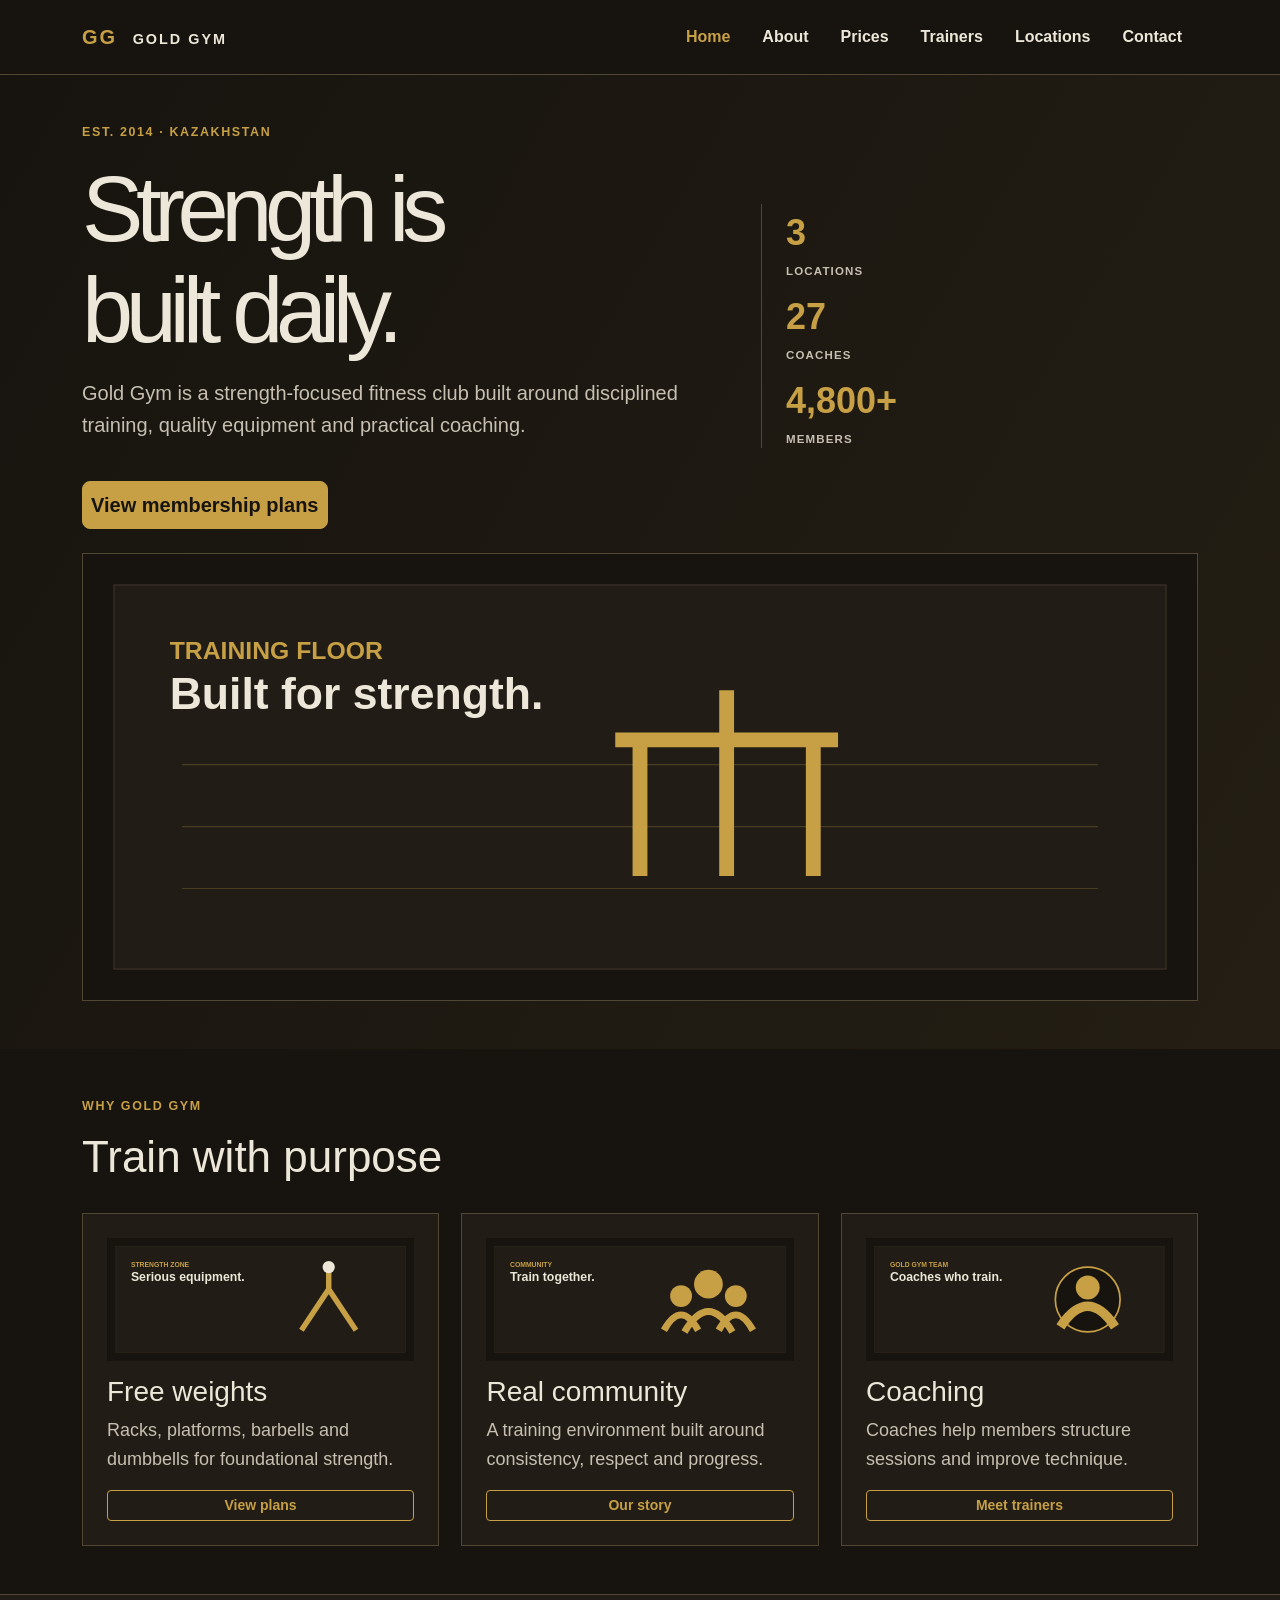
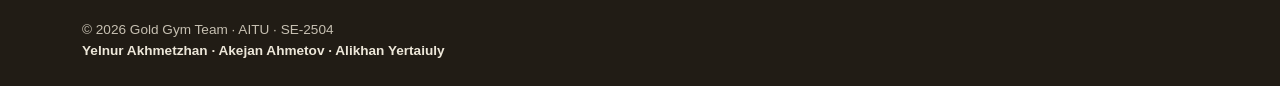
<file: index.html>
<!doctype html>
<html lang="en">
  <head>
    <!-- Team: Yelnur Akhmetzhan, Akejan Ahmetov, Alikhan Yertaiuly | SE-2504 -->
    <meta charset="UTF-8" />
    <meta name="viewport" content="width=device-width, initial-scale=1" />
    <meta name="description" content="Gold Gym student project" />
    <title>Home | Gold Gym</title>
    <link
      href="https://cdn.jsdelivr.net/npm/bootstrap@5.3.3/dist/css/bootstrap.min.css"
      rel="stylesheet"
      integrity="sha384-QWTKZyjpPEjISv5WaRU9OFeRpok6YctnYmDr5pNlyT2bRjXh0JMhjY6hW+ALEwIH"
      crossorigin="anonymous"
    />
    <link rel="stylesheet" href="css/styles.css" />
  </head>
  <body>
    <header class="site-header sticky-top">
      <nav class="navbar navbar-expand-lg navbar-dark bg-dark py-3" aria-label="Primary navigation">
        <div class="container">
          <a class="navbar-brand logo" href="index.html">GG <span class="ms-2">GOLD GYM</span></a>
          <button
            class="navbar-toggler"
            type="button"
            data-bs-toggle="collapse"
            data-bs-target="#main-nav"
            aria-controls="main-nav"
            aria-expanded="false"
            aria-label="Toggle navigation"
          >
            <span class="navbar-toggler-icon"></span>
          </button>
          <div class="collapse navbar-collapse" id="main-nav">
            <ul class="navbar-nav ms-auto">
              <li class="nav-item">
                <a class="nav-link fw-bold px-lg-3 active" aria-current="page" href="index.html">Home</a>
              </li>
              <li class="nav-item"><a class="nav-link fw-bold px-lg-3" href="about.html">About</a></li>
              <li class="nav-item"><a class="nav-link fw-bold px-lg-3" href="prices.html">Prices</a></li>
              <li class="nav-item"><a class="nav-link fw-bold px-lg-3" href="trainers.html">Trainers</a></li>
              <li class="nav-item">
                <a class="nav-link fw-bold px-lg-3" href="locations.html">Locations</a>
              </li>
              <li class="nav-item"><a class="nav-link fw-bold px-lg-3" href="contact.html">Contact</a></li>
            </ul>
          </div>
        </div>
      </nav>
    </header>
    <main>
      <section class="hero pt-5 pb-4 pb-lg-5">
        <div class="container">
          <div class="row align-items-center g-4 g-sm-5">
            <div class="col-sm-12 col-md-8 col-lg-7">
              <p class="eyebrow">EST. 2014 · KAZAKHSTAN</p>
              <h1 class="mt-2 mb-3">Strength is<br />built daily.</h1>
              <p class="lead">
                Gold Gym is a strength-focused fitness club built around disciplined training, quality
                equipment and practical coaching.
              </p>
              <a class="btn btn-gold btn-lg mt-lg-4 px-sm-2" href="prices.html">View membership plans</a>
            </div>
            <div class="col-sm-12 col-md-4 col-lg-5">
              <div class="stats ps-lg-4 pt-3 pt-lg-0">
                <b class="my-2">3<em>locations</em></b
                ><b class="my-2">27<em>coaches</em></b
                ><b class="my-2">4,800+<em>members</em></b>
              </div>
            </div>
          </div>
          <img class="wide mt-4" src="images/gym-floor.svg" alt="Gold Gym training floor illustration" />
        </div>
      </section>
      <section class="container py-5">
        <p class="eyebrow">WHY GOLD GYM</p>
        <h2>Train with purpose</h2>
        <div class="responsive-card-group">
          <article>
            <img src="images/strength.svg" alt="Strength equipment illustration" />
            <h3>Free weights</h3>
            <p>Racks, platforms, barbells and dumbbells for foundational strength.</p>
            <a class="btn btn-outline-gold btn-sm mt-auto" href="prices.html">View plans</a>
          </article>
          <article>
            <img src="images/community.svg" alt="Gym community illustration" />
            <h3>Real community</h3>
            <p>A training environment built around consistency, respect and progress.</p>
            <a class="btn btn-outline-gold btn-sm mt-auto" href="about.html">Our story</a>
          </article>
          <article>
            <img src="images/team.svg" alt="Gold Gym team illustration" />
            <h3>Coaching</h3>
            <p>Coaches help members structure sessions and improve technique.</p>
            <a class="btn btn-outline-gold btn-sm mt-auto" href="trainers.html">Meet trainers</a>
          </article>
        </div>
      </section>
    </main>
    <footer class="py-4">
      <div class="container">
        © 2026 Gold Gym Team · AITU · SE-2504<br /><strong
          >Yelnur Akhmetzhan · Akejan Ahmetov · Alikhan Yertaiuly</strong
        >
      </div>
    </footer>
    <script
      src="https://cdn.jsdelivr.net/npm/bootstrap@5.3.3/dist/js/bootstrap.bundle.min.js"
      integrity="sha384-YvpcrYf0tY3lHB60NNkmXc5s9fDVZLESaAA55NDzOxhy9GkcIdslK1eN7N6jIeHz"
      crossorigin="anonymous"
    ></script>
  </body>
</html>
</file>
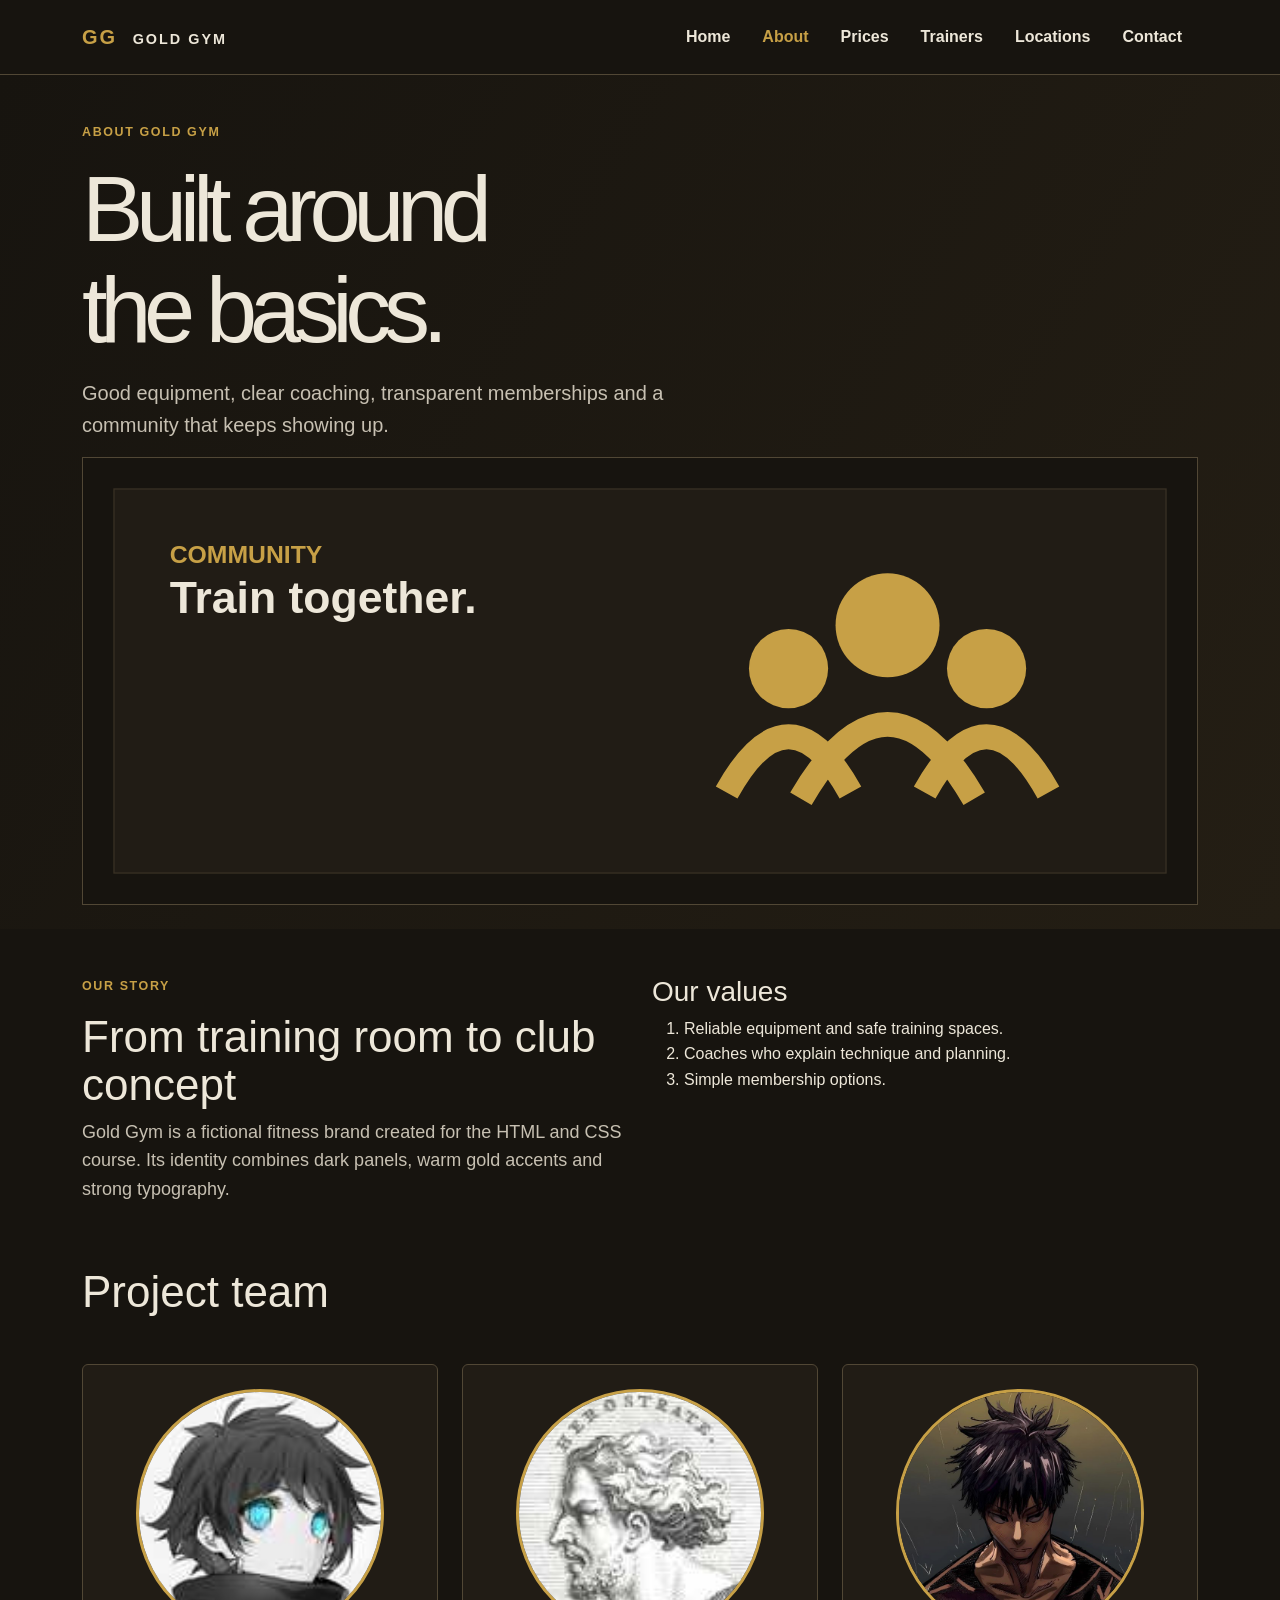
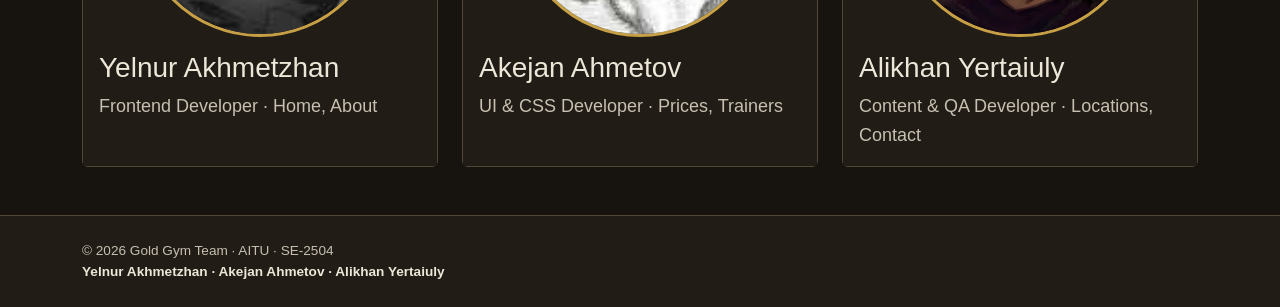
<file: about.html>
<!doctype html>
<html lang="en">
  <head>
    <!-- Team: Yelnur Akhmetzhan, Akejan Ahmetov, Alikhan Yertaiuly | SE-2504 -->
    <meta charset="UTF-8" />
    <meta name="viewport" content="width=device-width, initial-scale=1" />
    <meta name="description" content="Gold Gym student project" />
    <title>About | Gold Gym</title>
    <link
      href="https://cdn.jsdelivr.net/npm/bootstrap@5.3.3/dist/css/bootstrap.min.css"
      rel="stylesheet"
      integrity="sha384-QWTKZyjpPEjISv5WaRU9OFeRpok6YctnYmDr5pNlyT2bRjXh0JMhjY6hW+ALEwIH"
      crossorigin="anonymous"
    />
    <link rel="stylesheet" href="css/styles.css" />
  </head>
  <body>
    <header class="site-header sticky-top">
      <nav class="navbar navbar-expand-lg navbar-dark bg-dark py-3" aria-label="Primary navigation">
        <div class="container">
          <a class="navbar-brand logo" href="index.html">GG <span class="ms-2">GOLD GYM</span></a>
          <button
            class="navbar-toggler"
            type="button"
            data-bs-toggle="collapse"
            data-bs-target="#main-nav"
            aria-controls="main-nav"
            aria-expanded="false"
            aria-label="Toggle navigation"
          >
            <span class="navbar-toggler-icon"></span>
          </button>
          <div class="collapse navbar-collapse" id="main-nav">
            <ul class="navbar-nav ms-auto">
              <li class="nav-item"><a class="nav-link fw-bold px-lg-3" href="index.html">Home</a></li>
              <li class="nav-item">
                <a class="nav-link fw-bold px-lg-3 active" aria-current="page" href="about.html">About</a>
              </li>
              <li class="nav-item"><a class="nav-link fw-bold px-lg-3" href="prices.html">Prices</a></li>
              <li class="nav-item"><a class="nav-link fw-bold px-lg-3" href="trainers.html">Trainers</a></li>
              <li class="nav-item">
                <a class="nav-link fw-bold px-lg-3" href="locations.html">Locations</a>
              </li>
              <li class="nav-item"><a class="nav-link fw-bold px-lg-3" href="contact.html">Contact</a></li>
            </ul>
          </div>
        </div>
      </nav>
    </header>
    <main>
      <section class="hero compact pt-5 pb-4">
        <div class="container">
          <p class="eyebrow">ABOUT GOLD GYM</p>
          <h1 class="mt-2 mb-3">Built around<br />the basics.</h1>
          <p class="lead">
            Good equipment, clear coaching, transparent memberships and a community that keeps showing up.
          </p>
          <img class="wide" src="images/community.svg" alt="Gold Gym community illustration" />
        </div>
      </section>
      <section class="container py-5">
        <div class="row g-4 align-items-start">
          <div class="col-sm-12 col-md-6 col-lg-6">
            <p class="eyebrow">OUR STORY</p>
            <h2>From training room to club concept</h2>
            <p>
              Gold Gym is a fictional fitness brand created for the HTML and CSS course. Its identity combines
              dark panels, warm gold accents and strong typography.
            </p>
          </div>
          <div class="col-sm-12 col-md-6 col-lg-6">
            <h3>Our values</h3>
            <ol>
              <li>Reliable equipment and safe training spaces.</li>
              <li>Coaches who explain technique and planning.</li>
              <li>Simple membership options.</li>
            </ol>
          </div>
        </div>
        <h2 class="mt-5">Project team</h2>
        <div class="row row-cols-1 row-cols-md-3 g-4 mt-lg-4">
          <div class="col">
            <article class="card gym-card h-100">
              <img src="images/yelnur.jpg" class="card-img-top round mt-4 mx-auto" alt="Yelnur Akhmetzhan" />
              <div class="card-body">
                <h3 class="card-title">Yelnur Akhmetzhan</h3>
                <p class="card-text">Frontend Developer · Home, About</p>
              </div>
            </article>
          </div>
          <div class="col">
            <article class="card gym-card h-100">
              <img src="images/akejan.jpg" class="card-img-top round mt-4 mx-auto" alt="Akejan Ahmetov" />
              <div class="card-body">
                <h3 class="card-title">Akejan Ahmetov</h3>
                <p class="card-text">UI & CSS Developer · Prices, Trainers</p>
              </div>
            </article>
          </div>
          <div class="col">
            <article class="card gym-card h-100">
              <img src="images/alikhan.jpg" class="card-img-top round mt-4 mx-auto" alt="Alikhan Yertaiuly" />
              <div class="card-body">
                <h3 class="card-title">Alikhan Yertaiuly</h3>
                <p class="card-text">Content & QA Developer · Locations, Contact</p>
              </div>
            </article>
          </div>
        </div>
      </section>
    </main>
    <footer class="py-4">
      <div class="container">
        © 2026 Gold Gym Team · AITU · SE-2504<br /><strong
          >Yelnur Akhmetzhan · Akejan Ahmetov · Alikhan Yertaiuly</strong
        >
      </div>
    </footer>
    <script
      src="https://cdn.jsdelivr.net/npm/bootstrap@5.3.3/dist/js/bootstrap.bundle.min.js"
      integrity="sha384-YvpcrYf0tY3lHB60NNkmXc5s9fDVZLESaAA55NDzOxhy9GkcIdslK1eN7N6jIeHz"
      crossorigin="anonymous"
    ></script>
  </body>
</html>
</file>
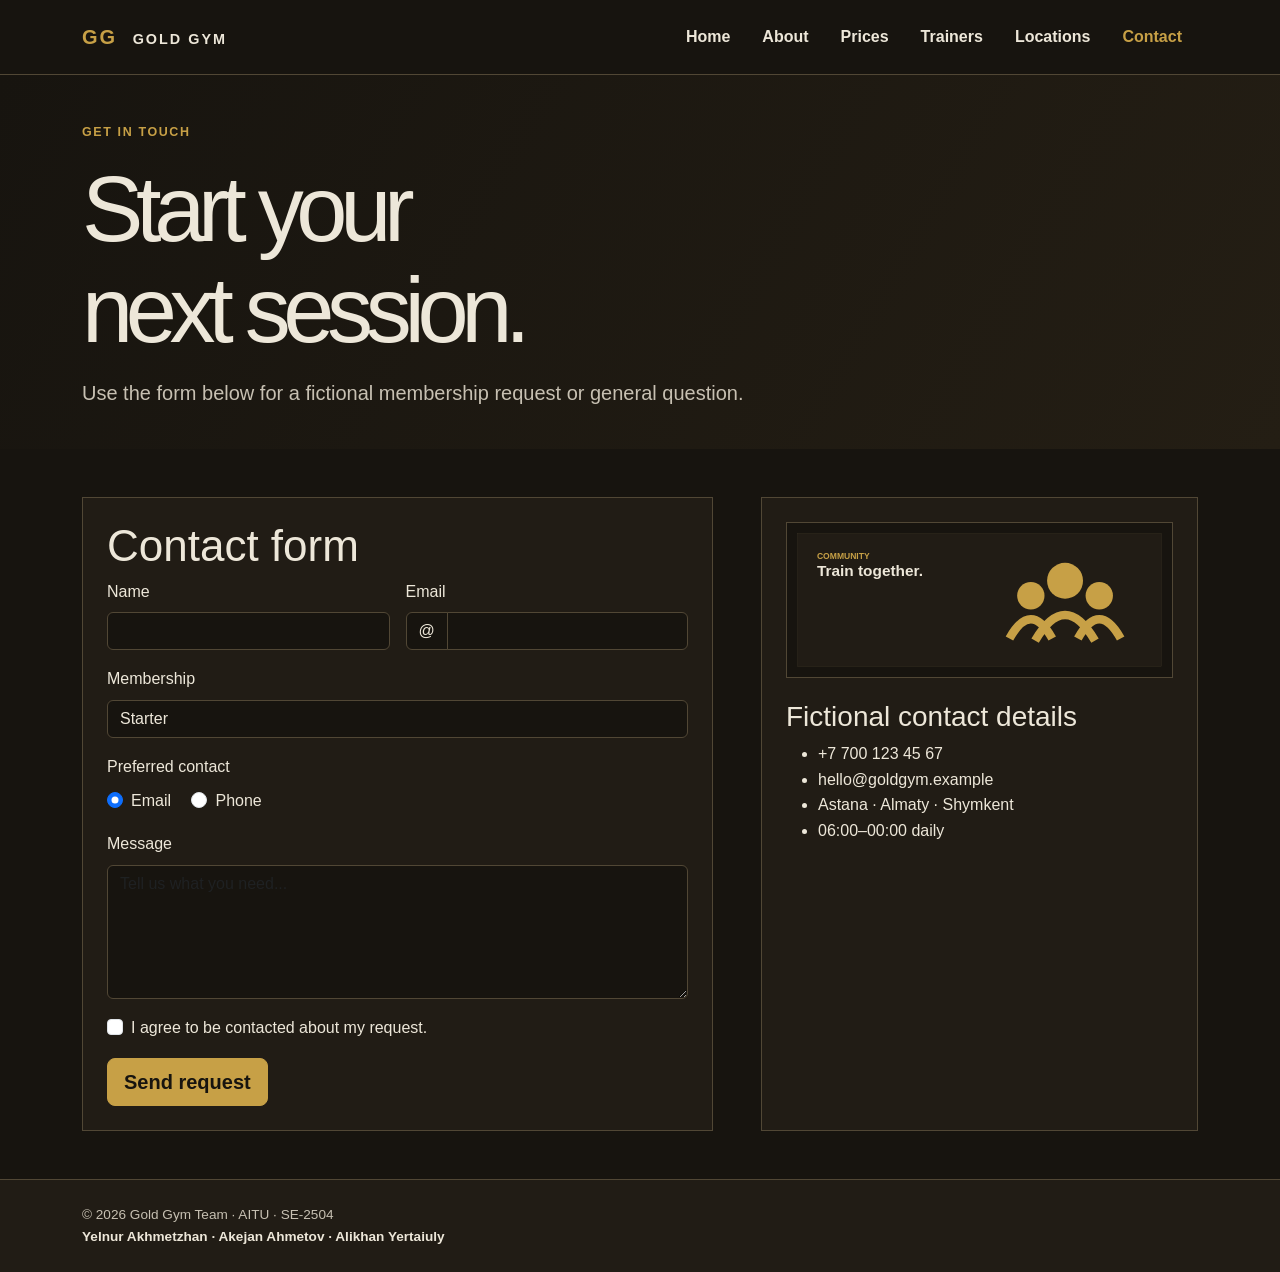
<file: contact.html>
<!doctype html>
<html lang="en">
  <head>
    <!-- Team: Yelnur Akhmetzhan, Akejan Ahmetov, Alikhan Yertaiuly | SE-2504 -->
    <meta charset="UTF-8" />
    <meta name="viewport" content="width=device-width, initial-scale=1" />
    <meta name="description" content="Gold Gym student project" />
    <title>Contact | Gold Gym</title>
    <link
      href="https://cdn.jsdelivr.net/npm/bootstrap@5.3.3/dist/css/bootstrap.min.css"
      rel="stylesheet"
      integrity="sha384-QWTKZyjpPEjISv5WaRU9OFeRpok6YctnYmDr5pNlyT2bRjXh0JMhjY6hW+ALEwIH"
      crossorigin="anonymous"
    />
    <link rel="stylesheet" href="css/styles.css" />
  </head>
  <body>
    <header class="site-header sticky-top">
      <nav class="navbar navbar-expand-lg navbar-dark bg-dark py-3" aria-label="Primary navigation">
        <div class="container">
          <a class="navbar-brand logo" href="index.html">GG <span class="ms-2">GOLD GYM</span></a>
          <button
            class="navbar-toggler"
            type="button"
            data-bs-toggle="collapse"
            data-bs-target="#main-nav"
            aria-controls="main-nav"
            aria-expanded="false"
            aria-label="Toggle navigation"
          >
            <span class="navbar-toggler-icon"></span>
          </button>
          <div class="collapse navbar-collapse" id="main-nav">
            <ul class="navbar-nav ms-auto">
              <li class="nav-item"><a class="nav-link fw-bold px-lg-3" href="index.html">Home</a></li>
              <li class="nav-item"><a class="nav-link fw-bold px-lg-3" href="about.html">About</a></li>
              <li class="nav-item"><a class="nav-link fw-bold px-lg-3" href="prices.html">Prices</a></li>
              <li class="nav-item"><a class="nav-link fw-bold px-lg-3" href="trainers.html">Trainers</a></li>
              <li class="nav-item">
                <a class="nav-link fw-bold px-lg-3" href="locations.html">Locations</a>
              </li>
              <li class="nav-item">
                <a class="nav-link fw-bold px-lg-3 active" aria-current="page" href="contact.html">Contact</a>
              </li>
            </ul>
          </div>
        </div>
      </nav>
    </header>
    <main>
      <section class="hero compact pt-5 pb-4">
        <div class="container">
          <p class="eyebrow">GET IN TOUCH</p>
          <h1 class="mt-2 mb-3">Start your<br />next session.</h1>
          <p class="lead">Use the form below for a fictional membership request or general question.</p>
        </div>
      </section>
      <section class="container py-5">
        <div class="row g-4 g-sm-5">
          <div class="col-sm-12 col-md-7 col-lg-7">
            <form class="contact-form p-4" action="#" method="post">
              <h2>Contact form</h2>
              <div class="row g-3">
                <div class="col-md-6">
                  <label class="form-label" for="name">Name</label
                  ><input class="form-control" id="name" name="name" type="text" required />
                </div>
                <div class="col-md-6">
                  <label class="form-label" for="email">Email</label>
                  <div class="input-group">
                    <span class="input-group-text">@</span
                    ><input class="form-control" id="email" name="email" type="email" required />
                  </div>
                </div>
                <div class="col-12">
                  <label class="form-label" for="plan">Membership</label
                  ><select class="form-select" id="plan" name="plan">
                    <option>Starter</option>
                    <option>Standard</option>
                    <option>Performance</option>
                  </select>
                </div>
                <fieldset class="col-12">
                  <legend class="fs-6">Preferred contact</legend>
                  <div class="form-check form-check-inline">
                    <input
                      class="form-check-input"
                      type="radio"
                      name="contact"
                      id="email-contact"
                      value="email"
                      checked
                    /><label class="form-check-label" for="email-contact">Email</label>
                  </div>
                  <div class="form-check form-check-inline">
                    <input
                      class="form-check-input"
                      type="radio"
                      name="contact"
                      id="phone-contact"
                      value="phone"
                    /><label class="form-check-label" for="phone-contact">Phone</label>
                  </div>
                </fieldset>
                <div class="col-12">
                  <label class="form-label" for="message">Message</label
                  ><textarea
                    class="form-control"
                    id="message"
                    name="message"
                    rows="5"
                    placeholder="Tell us what you need..."
                  ></textarea>
                </div>
                <div class="col-12">
                  <div class="form-check">
                    <input
                      class="form-check-input"
                      type="checkbox"
                      id="consent"
                      name="consent"
                      required
                    /><label class="form-check-label" for="consent"
                      >I agree to be contacted about my request.</label
                    >
                  </div>
                </div>
                <div class="col-12">
                  <button class="btn btn-gold btn-lg" type="submit">Send request</button>
                </div>
              </div>
            </form>
          </div>
          <aside class="col-sm-12 col-md-5 col-lg-5">
            <div class="location-panel p-4 h-100">
              <img class="wide mt-0" src="images/community.svg" alt="Gold Gym contact illustration" />
              <h2 class="h3 mt-4">Fictional contact details</h2>
              <ul>
                <li>+7 700 123 45 67</li>
                <li>hello@goldgym.example</li>
                <li>Astana · Almaty · Shymkent</li>
                <li>06:00–00:00 daily</li>
              </ul>
            </div>
          </aside>
        </div>
      </section>
    </main>
    <footer class="py-4">
      <div class="container">
        © 2026 Gold Gym Team · AITU · SE-2504<br /><strong
          >Yelnur Akhmetzhan · Akejan Ahmetov · Alikhan Yertaiuly</strong
        >
      </div>
    </footer>
    <script
      src="https://cdn.jsdelivr.net/npm/bootstrap@5.3.3/dist/js/bootstrap.bundle.min.js"
      integrity="sha384-YvpcrYf0tY3lHB60NNkmXc5s9fDVZLESaAA55NDzOxhy9GkcIdslK1eN7N6jIeHz"
      crossorigin="anonymous"
    ></script>
  </body>
</html>
</file>
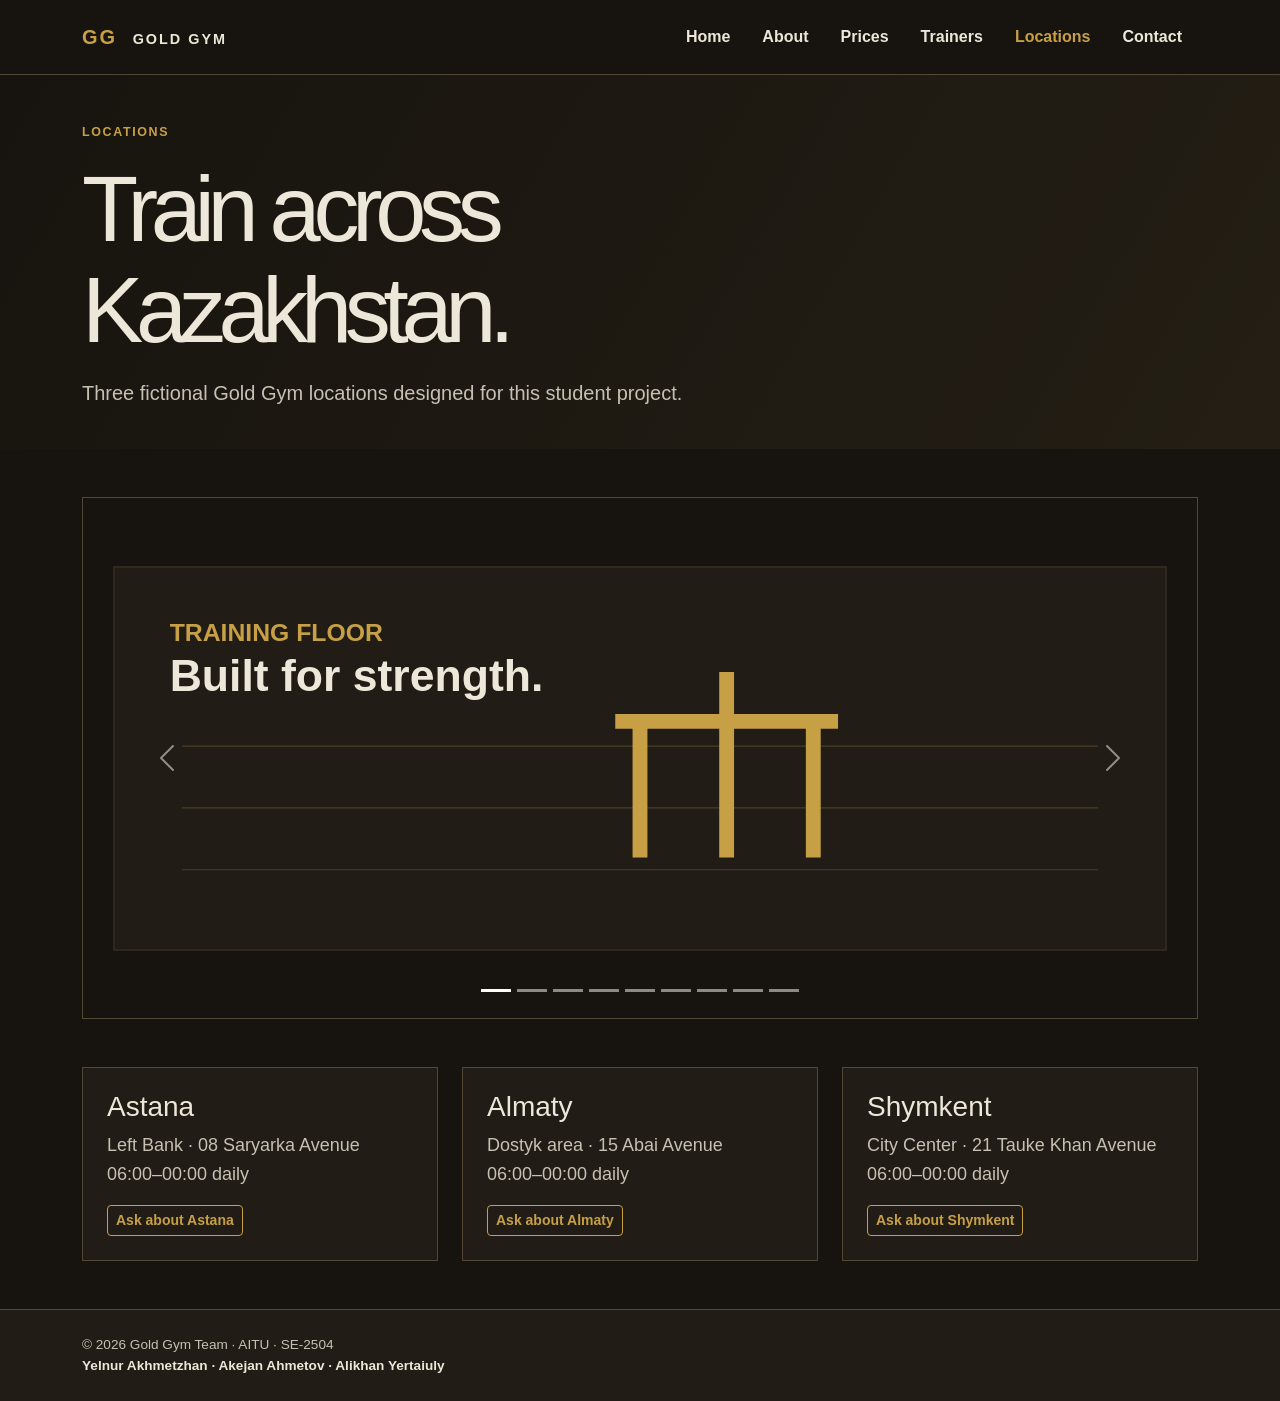
<file: locations.html>
<!doctype html>
<html lang="en">
  <head>
    <!-- Team: Yelnur Akhmetzhan, Akejan Ahmetov, Alikhan Yertaiuly | SE-2504 -->
    <meta charset="UTF-8" />
    <meta name="viewport" content="width=device-width, initial-scale=1" />
    <meta name="description" content="Gold Gym student project" />
    <title>Locations | Gold Gym</title>
    <link
      href="https://cdn.jsdelivr.net/npm/bootstrap@5.3.3/dist/css/bootstrap.min.css"
      rel="stylesheet"
      integrity="sha384-QWTKZyjpPEjISv5WaRU9OFeRpok6YctnYmDr5pNlyT2bRjXh0JMhjY6hW+ALEwIH"
      crossorigin="anonymous"
    />
    <link rel="stylesheet" href="css/styles.css" />
  </head>
  <body>
    <header class="site-header sticky-top">
      <nav class="navbar navbar-expand-lg navbar-dark bg-dark py-3" aria-label="Primary navigation">
        <div class="container">
          <a class="navbar-brand logo" href="index.html">GG <span class="ms-2">GOLD GYM</span></a>
          <button
            class="navbar-toggler"
            type="button"
            data-bs-toggle="collapse"
            data-bs-target="#main-nav"
            aria-controls="main-nav"
            aria-expanded="false"
            aria-label="Toggle navigation"
          >
            <span class="navbar-toggler-icon"></span>
          </button>
          <div class="collapse navbar-collapse" id="main-nav">
            <ul class="navbar-nav ms-auto">
              <li class="nav-item"><a class="nav-link fw-bold px-lg-3" href="index.html">Home</a></li>
              <li class="nav-item"><a class="nav-link fw-bold px-lg-3" href="about.html">About</a></li>
              <li class="nav-item"><a class="nav-link fw-bold px-lg-3" href="prices.html">Prices</a></li>
              <li class="nav-item"><a class="nav-link fw-bold px-lg-3" href="trainers.html">Trainers</a></li>
              <li class="nav-item">
                <a class="nav-link fw-bold px-lg-3 active" aria-current="page" href="locations.html"
                  >Locations</a
                >
              </li>
              <li class="nav-item"><a class="nav-link fw-bold px-lg-3" href="contact.html">Contact</a></li>
            </ul>
          </div>
        </div>
      </nav>
    </header>
    <main>
      <section class="hero compact pt-5 pb-4">
        <div class="container">
          <p class="eyebrow">LOCATIONS</p>
          <h1 class="mt-2 mb-3">Train across<br />Kazakhstan.</h1>
          <p class="lead">Three fictional Gold Gym locations designed for this student project.</p>
        </div>
      </section>
      <section class="container-fluid px-sm-2 py-5">
        <div class="container">
          <div
            id="gym-gallery"
            class="carousel slide"
            data-bs-ride="carousel"
            aria-roledescription="carousel"
            aria-label="Gold Gym image gallery"
          >
            <div class="carousel-indicators">
              <button
                type="button"
                data-bs-target="#gym-gallery"
                data-bs-slide-to="0"
                class="active"
                aria-current="true"
                aria-label="Slide 1"
              ></button
              ><button
                type="button"
                data-bs-target="#gym-gallery"
                data-bs-slide-to="1"
                aria-label="Slide 2"
              ></button
              ><button
                type="button"
                data-bs-target="#gym-gallery"
                data-bs-slide-to="2"
                aria-label="Slide 3"
              ></button
              ><button
                type="button"
                data-bs-target="#gym-gallery"
                data-bs-slide-to="3"
                aria-label="Slide 4"
              ></button
              ><button
                type="button"
                data-bs-target="#gym-gallery"
                data-bs-slide-to="4"
                aria-label="Slide 5"
              ></button
              ><button
                type="button"
                data-bs-target="#gym-gallery"
                data-bs-slide-to="5"
                aria-label="Slide 6"
              ></button
              ><button
                type="button"
                data-bs-target="#gym-gallery"
                data-bs-slide-to="6"
                aria-label="Slide 7"
              ></button
              ><button
                type="button"
                data-bs-target="#gym-gallery"
                data-bs-slide-to="7"
                aria-label="Slide 8"
              ></button
              ><button
                type="button"
                data-bs-target="#gym-gallery"
                data-bs-slide-to="8"
                aria-label="Slide 9"
              ></button>
            </div>
            <div class="carousel-inner">
              <div class="carousel-item active">
                <img
                  src="images/gym-floor.svg"
                  class="d-block w-100 carousel-image"
                  alt="Gold Gym training floor with racks and platforms"
                />
              </div>
              <div class="carousel-item">
                <img
                  src="images/strength.svg"
                  class="d-block w-100 carousel-image"
                  alt="Strength zone with barbells and dumbbells"
                />
              </div>
              <div class="carousel-item">
                <img
                  src="images/community.svg"
                  class="d-block w-100 carousel-image"
                  alt="Gold Gym members training together"
                />
              </div>
              <div class="carousel-item">
                <img
                  src="images/team.svg"
                  class="d-block w-100 carousel-image"
                  alt="Gold Gym coaching team"
                />
              </div>
              <div class="carousel-item">
                <img
                  src="images/astana.svg"
                  class="d-block w-100 carousel-image"
                  alt="Illustration of the Astana club on the Left Bank"
                />
              </div>
              <div class="carousel-item">
                <img
                  src="images/almaty.svg"
                  class="d-block w-100 carousel-image"
                  alt="Illustration of the Almaty club near Dostyk"
                />
              </div>
              <div class="carousel-item">
                <img
                  src="images/yelnur.jpg"
                  class="d-block w-100 carousel-image"
                  alt="Team member Yelnur Akhmetzhan"
                />
              </div>
              <div class="carousel-item">
                <img
                  src="images/akejan.jpg"
                  class="d-block w-100 carousel-image"
                  alt="Team member Akejan Ahmetov"
                />
              </div>
              <div class="carousel-item">
                <img
                  src="images/alikhan.jpg"
                  class="d-block w-100 carousel-image"
                  alt="Team member Alikhan Yertaiuly"
                />
              </div>
            </div>
            <button
              class="carousel-control-prev"
              type="button"
              data-bs-target="#gym-gallery"
              data-bs-slide="prev"
            >
              <span class="carousel-control-prev-icon" aria-hidden="true"></span
              ><span class="visually-hidden">Previous</span></button
            ><button
              class="carousel-control-next"
              type="button"
              data-bs-target="#gym-gallery"
              data-bs-slide="next"
            >
              <span class="carousel-control-next-icon" aria-hidden="true"></span
              ><span class="visually-hidden">Next</span>
            </button>
          </div>
          <div class="row g-4 mt-lg-4">
            <div class="col-sm-12 col-md-4 col-lg-4">
              <article class="location-panel p-4">
                <h2 class="h3">Astana</h2>
                <p>Left Bank · 08 Saryarka Avenue<br />06:00–00:00 daily</p>
                <a class="btn btn-outline-gold btn-sm" href="contact.html">Ask about Astana</a>
              </article>
            </div>
            <div class="col-sm-12 col-md-4 col-lg-4">
              <article class="location-panel p-4">
                <h2 class="h3">Almaty</h2>
                <p>Dostyk area · 15 Abai Avenue<br />06:00–00:00 daily</p>
                <a class="btn btn-outline-gold btn-sm" href="contact.html">Ask about Almaty</a>
              </article>
            </div>
            <div class="col-sm-12 col-md-4 col-lg-4">
              <article class="location-panel p-4">
                <h2 class="h3">Shymkent</h2>
                <p>City Center · 21 Tauke Khan Avenue<br />06:00–00:00 daily</p>
                <a class="btn btn-outline-gold btn-sm" href="contact.html">Ask about Shymkent</a>
              </article>
            </div>
          </div>
        </div>
      </section>
    </main>
    <footer class="py-4">
      <div class="container">
        © 2026 Gold Gym Team · AITU · SE-2504<br /><strong
          >Yelnur Akhmetzhan · Akejan Ahmetov · Alikhan Yertaiuly</strong
        >
      </div>
    </footer>
    <script
      src="https://cdn.jsdelivr.net/npm/bootstrap@5.3.3/dist/js/bootstrap.bundle.min.js"
      integrity="sha384-YvpcrYf0tY3lHB60NNkmXc5s9fDVZLESaAA55NDzOxhy9GkcIdslK1eN7N6jIeHz"
      crossorigin="anonymous"
    ></script>
  </body>
</html>
</file>
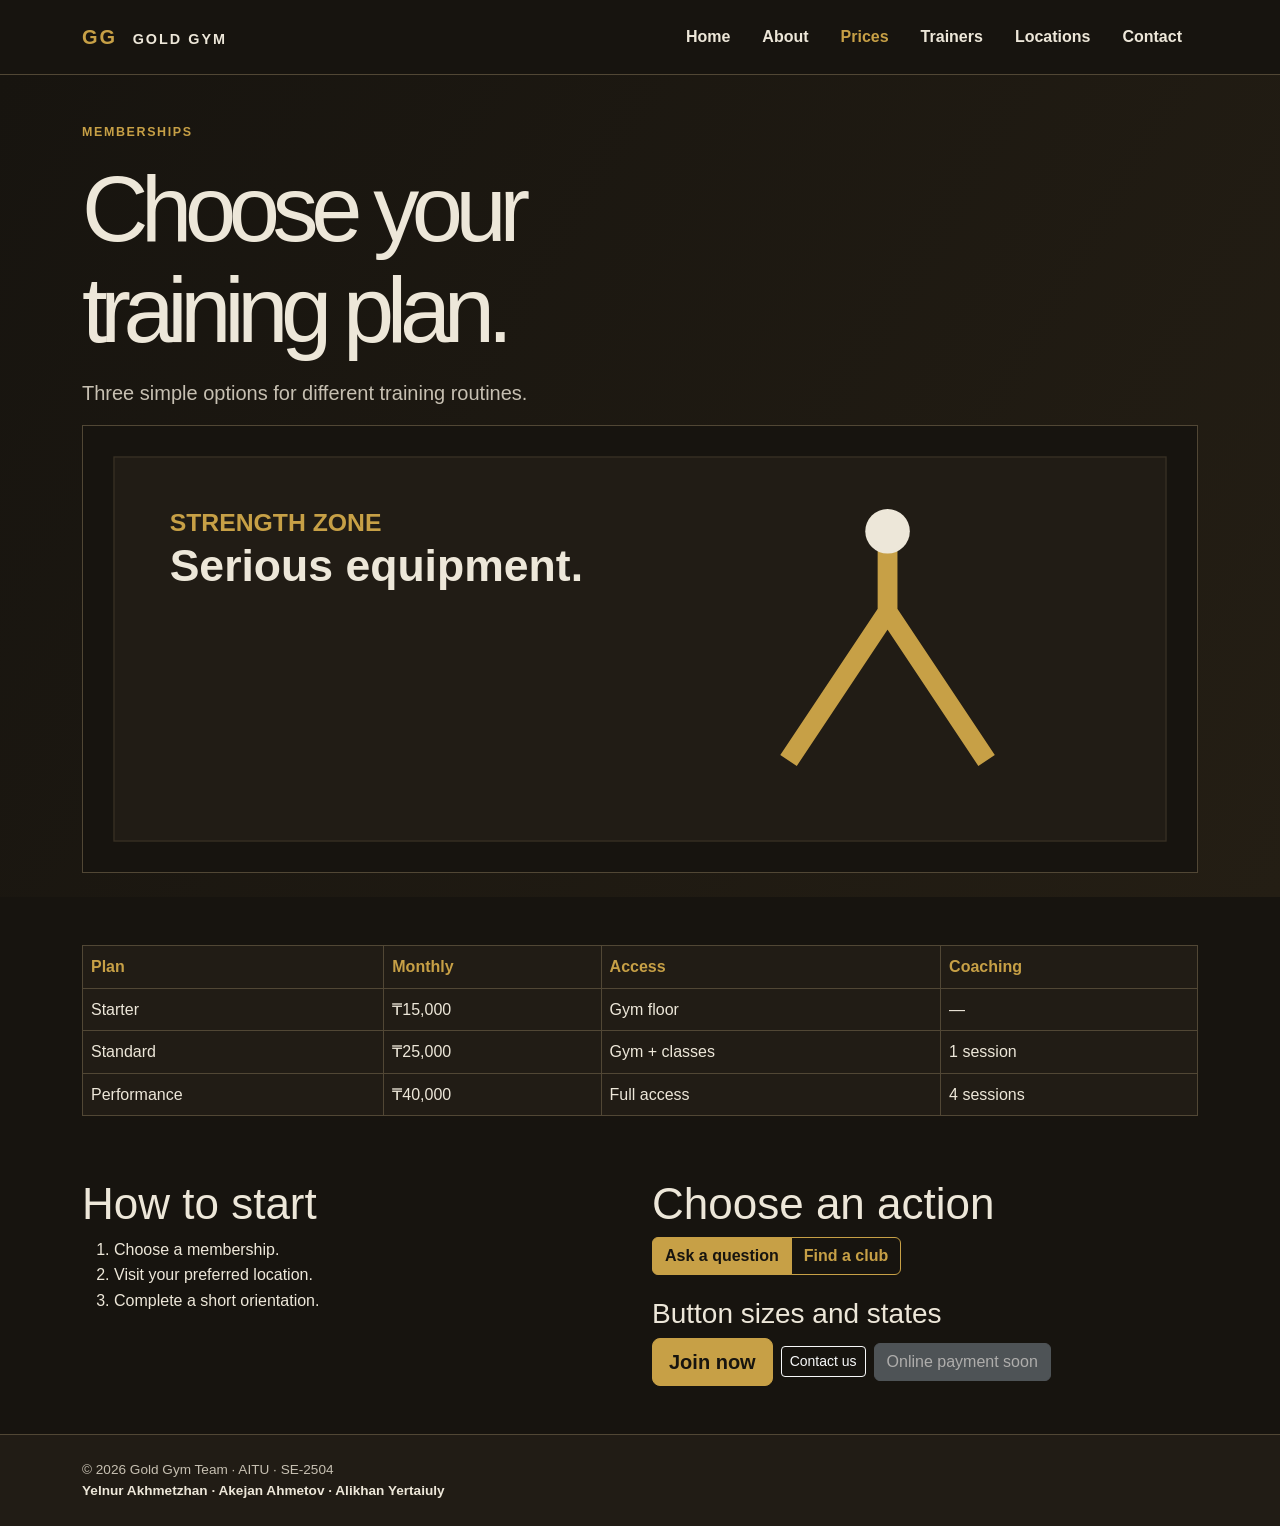
<file: prices.html>
<!doctype html>
<html lang="en">
  <head>
    <!-- Team: Yelnur Akhmetzhan, Akejan Ahmetov, Alikhan Yertaiuly | SE-2504 -->
    <meta charset="UTF-8" />
    <meta name="viewport" content="width=device-width, initial-scale=1" />
    <meta name="description" content="Gold Gym student project" />
    <title>Prices | Gold Gym</title>
    <link
      href="https://cdn.jsdelivr.net/npm/bootstrap@5.3.3/dist/css/bootstrap.min.css"
      rel="stylesheet"
      integrity="sha384-QWTKZyjpPEjISv5WaRU9OFeRpok6YctnYmDr5pNlyT2bRjXh0JMhjY6hW+ALEwIH"
      crossorigin="anonymous"
    />
    <link rel="stylesheet" href="css/styles.css" />
  </head>
  <body>
    <header class="site-header sticky-top">
      <nav class="navbar navbar-expand-lg navbar-dark bg-dark py-3" aria-label="Primary navigation">
        <div class="container">
          <a class="navbar-brand logo" href="index.html">GG <span class="ms-2">GOLD GYM</span></a>
          <button
            class="navbar-toggler"
            type="button"
            data-bs-toggle="collapse"
            data-bs-target="#main-nav"
            aria-controls="main-nav"
            aria-expanded="false"
            aria-label="Toggle navigation"
          >
            <span class="navbar-toggler-icon"></span>
          </button>
          <div class="collapse navbar-collapse" id="main-nav">
            <ul class="navbar-nav ms-auto">
              <li class="nav-item"><a class="nav-link fw-bold px-lg-3" href="index.html">Home</a></li>
              <li class="nav-item"><a class="nav-link fw-bold px-lg-3" href="about.html">About</a></li>
              <li class="nav-item">
                <a class="nav-link fw-bold px-lg-3 active" aria-current="page" href="prices.html">Prices</a>
              </li>
              <li class="nav-item"><a class="nav-link fw-bold px-lg-3" href="trainers.html">Trainers</a></li>
              <li class="nav-item">
                <a class="nav-link fw-bold px-lg-3" href="locations.html">Locations</a>
              </li>
              <li class="nav-item"><a class="nav-link fw-bold px-lg-3" href="contact.html">Contact</a></li>
            </ul>
          </div>
        </div>
      </nav>
    </header>
    <main>
      <section class="hero compact pt-5 pb-4">
        <div class="container">
          <p class="eyebrow">MEMBERSHIPS</p>
          <h1 class="mt-2 mb-3">Choose your<br />training plan.</h1>
          <p class="lead">Three simple options for different training routines.</p>
          <img class="wide" src="images/strength.svg" alt="Gold Gym strength zone illustration" />
        </div>
      </section>
      <section class="container py-5">
        <div class="table-responsive">
          <table class="table table-dark table-bordered align-middle">
            <thead>
              <tr>
                <th>Plan</th>
                <th>Monthly</th>
                <th>Access</th>
                <th>Coaching</th>
              </tr>
            </thead>
            <tbody>
              <tr>
                <td>Starter</td>
                <td>₸15,000</td>
                <td>Gym floor</td>
                <td>—</td>
              </tr>
              <tr>
                <td>Standard</td>
                <td>₸25,000</td>
                <td>Gym + classes</td>
                <td>1 session</td>
              </tr>
              <tr>
                <td>Performance</td>
                <td>₸40,000</td>
                <td>Full access</td>
                <td>4 sessions</td>
              </tr>
            </tbody>
          </table>
        </div>
        <div class="row g-4 mt-lg-4">
          <div class="col-sm-12 col-md-6 col-lg-6">
            <h2>How to start</h2>
            <ol>
              <li>Choose a membership.</li>
              <li>Visit your preferred location.</li>
              <li>Complete a short orientation.</li>
            </ol>
          </div>
          <div class="col-sm-12 col-md-6 col-lg-6">
            <h2>Choose an action</h2>
            <div class="btn-group" role="group" aria-label="Membership actions">
              <a class="btn btn-gold" href="contact.html">Ask a question</a
              ><a class="btn btn-outline-gold" href="locations.html">Find a club</a>
            </div>
            <h3 class="mt-4">Button sizes and states</h3>
            <div class="d-flex flex-wrap align-items-center gap-2">
              <a class="btn btn-gold btn-lg" href="contact.html">Join now</a
              ><a class="btn btn-outline-light btn-sm" href="contact.html">Contact us</a
              ><button class="btn btn-secondary" type="button" disabled>Online payment soon</button>
            </div>
          </div>
        </div>
      </section>
    </main>
    <footer class="py-4">
      <div class="container">
        © 2026 Gold Gym Team · AITU · SE-2504<br /><strong
          >Yelnur Akhmetzhan · Akejan Ahmetov · Alikhan Yertaiuly</strong
        >
      </div>
    </footer>
    <script
      src="https://cdn.jsdelivr.net/npm/bootstrap@5.3.3/dist/js/bootstrap.bundle.min.js"
      integrity="sha384-YvpcrYf0tY3lHB60NNkmXc5s9fDVZLESaAA55NDzOxhy9GkcIdslK1eN7N6jIeHz"
      crossorigin="anonymous"
    ></script>
  </body>
</html>
</file>
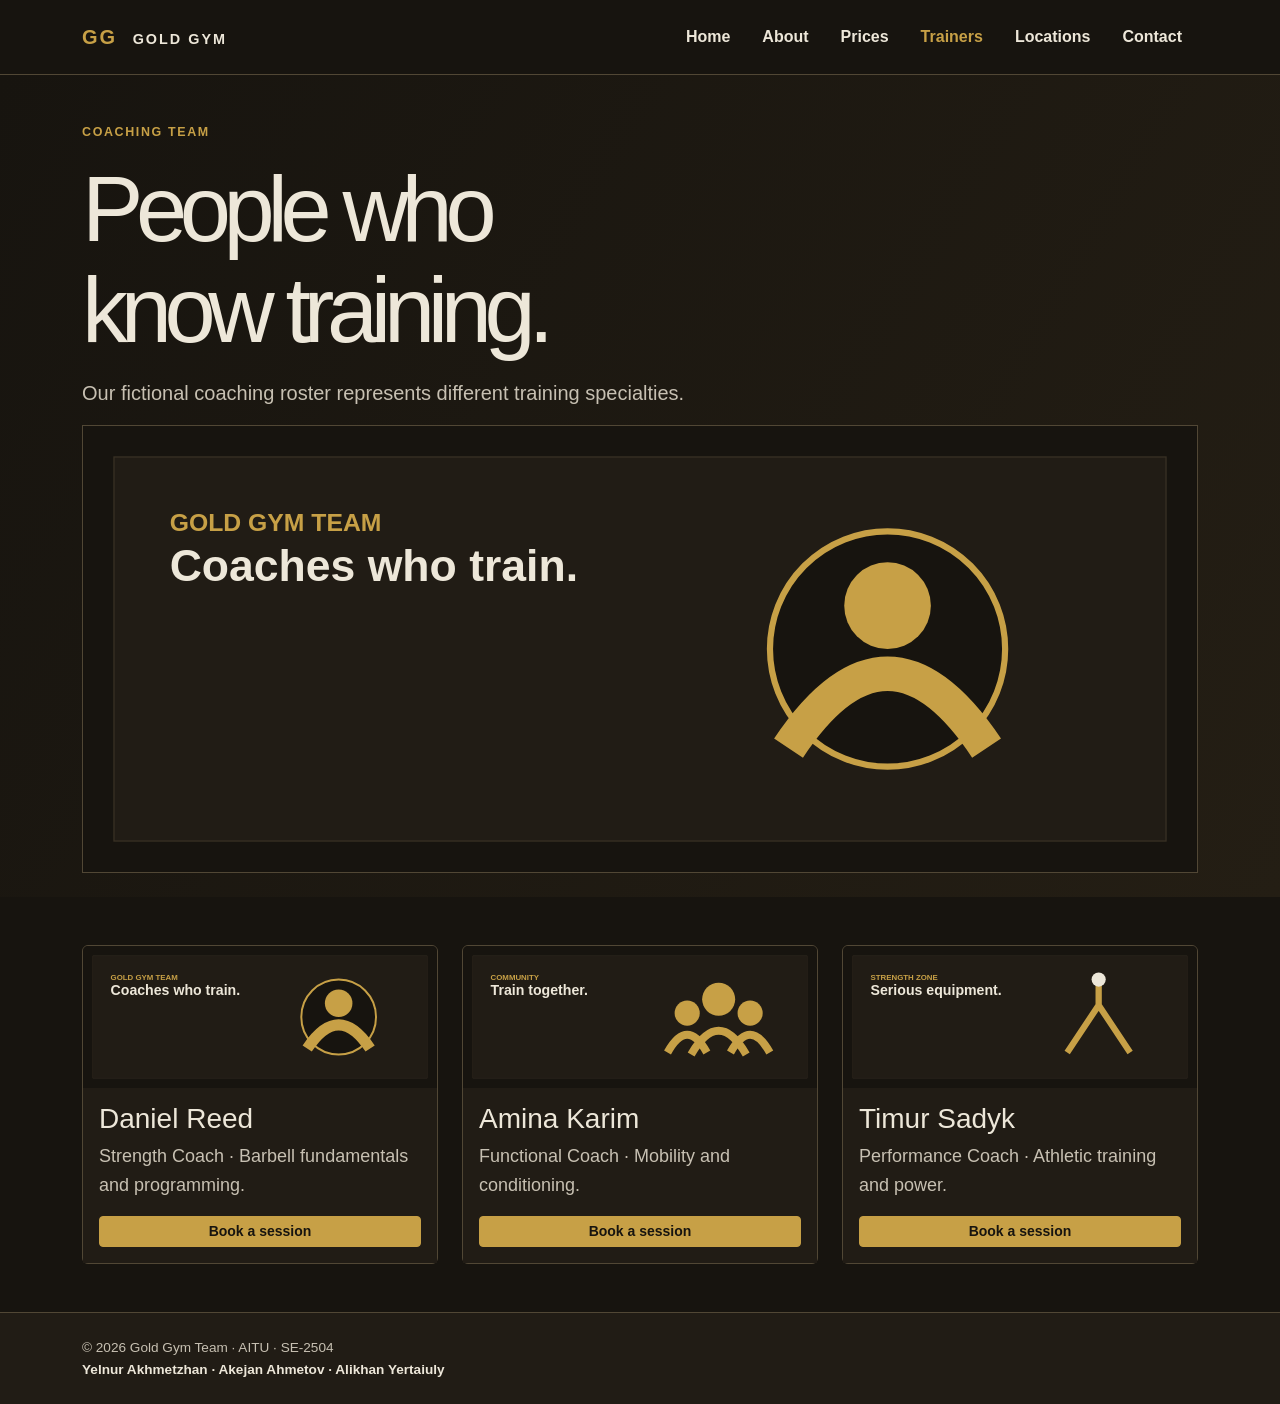
<file: trainers.html>
<!doctype html>
<html lang="en">
  <head>
    <!-- Team: Yelnur Akhmetzhan, Akejan Ahmetov, Alikhan Yertaiuly | SE-2504 -->
    <meta charset="UTF-8" />
    <meta name="viewport" content="width=device-width, initial-scale=1" />
    <meta name="description" content="Gold Gym student project" />
    <title>Trainers | Gold Gym</title>
    <link
      href="https://cdn.jsdelivr.net/npm/bootstrap@5.3.3/dist/css/bootstrap.min.css"
      rel="stylesheet"
      integrity="sha384-QWTKZyjpPEjISv5WaRU9OFeRpok6YctnYmDr5pNlyT2bRjXh0JMhjY6hW+ALEwIH"
      crossorigin="anonymous"
    />
    <link rel="stylesheet" href="css/styles.css" />
  </head>
  <body>
    <header class="site-header sticky-top">
      <nav class="navbar navbar-expand-lg navbar-dark bg-dark py-3" aria-label="Primary navigation">
        <div class="container">
          <a class="navbar-brand logo" href="index.html">GG <span class="ms-2">GOLD GYM</span></a>
          <button
            class="navbar-toggler"
            type="button"
            data-bs-toggle="collapse"
            data-bs-target="#main-nav"
            aria-controls="main-nav"
            aria-expanded="false"
            aria-label="Toggle navigation"
          >
            <span class="navbar-toggler-icon"></span>
          </button>
          <div class="collapse navbar-collapse" id="main-nav">
            <ul class="navbar-nav ms-auto">
              <li class="nav-item"><a class="nav-link fw-bold px-lg-3" href="index.html">Home</a></li>
              <li class="nav-item"><a class="nav-link fw-bold px-lg-3" href="about.html">About</a></li>
              <li class="nav-item"><a class="nav-link fw-bold px-lg-3" href="prices.html">Prices</a></li>
              <li class="nav-item">
                <a class="nav-link fw-bold px-lg-3 active" aria-current="page" href="trainers.html"
                  >Trainers</a
                >
              </li>
              <li class="nav-item">
                <a class="nav-link fw-bold px-lg-3" href="locations.html">Locations</a>
              </li>
              <li class="nav-item"><a class="nav-link fw-bold px-lg-3" href="contact.html">Contact</a></li>
            </ul>
          </div>
        </div>
      </nav>
    </header>
    <main>
      <section class="hero compact pt-5 pb-4">
        <div class="container">
          <p class="eyebrow">COACHING TEAM</p>
          <h1 class="mt-2 mb-3">People who<br />know training.</h1>
          <p class="lead">Our fictional coaching roster represents different training specialties.</p>
          <img class="wide" src="images/team.svg" alt="Gold Gym coaching team illustration" />
        </div>
      </section>
      <section class="container py-5">
        <div class="row row-cols-1 row-cols-md-2 row-cols-lg-3 g-4">
          <div class="col">
            <article class="card gym-card h-100">
              <img src="images/team.svg" class="card-img-top" alt="Coach Daniel Reed" />
              <div class="card-body d-flex flex-column">
                <h2 class="card-title h3">Daniel Reed</h2>
                <p class="card-text">Strength Coach · Barbell fundamentals and programming.</p>
                <a class="btn btn-gold btn-sm mt-auto" href="contact.html">Book a session</a>
              </div>
            </article>
          </div>
          <div class="col">
            <article class="card gym-card h-100">
              <img src="images/community.svg" class="card-img-top" alt="Coach Amina Karim" />
              <div class="card-body d-flex flex-column">
                <h2 class="card-title h3">Amina Karim</h2>
                <p class="card-text">Functional Coach · Mobility and conditioning.</p>
                <a class="btn btn-gold btn-sm mt-auto" href="contact.html">Book a session</a>
              </div>
            </article>
          </div>
          <div class="col">
            <article class="card gym-card h-100">
              <img src="images/strength.svg" class="card-img-top" alt="Coach Timur Sadyk" />
              <div class="card-body d-flex flex-column">
                <h2 class="card-title h3">Timur Sadyk</h2>
                <p class="card-text">Performance Coach · Athletic training and power.</p>
                <a class="btn btn-gold btn-sm mt-auto" href="contact.html">Book a session</a>
              </div>
            </article>
          </div>
        </div>
      </section>
    </main>
    <footer class="py-4">
      <div class="container">
        © 2026 Gold Gym Team · AITU · SE-2504<br /><strong
          >Yelnur Akhmetzhan · Akejan Ahmetov · Alikhan Yertaiuly</strong
        >
      </div>
    </footer>
    <script
      src="https://cdn.jsdelivr.net/npm/bootstrap@5.3.3/dist/js/bootstrap.bundle.min.js"
      integrity="sha384-YvpcrYf0tY3lHB60NNkmXc5s9fDVZLESaAA55NDzOxhy9GkcIdslK1eN7N6jIeHz"
      crossorigin="anonymous"
    ></script>
  </body>
</html>
</file>
<file: css/styles.css>
/* Gold Gym - Assignment 3. Spacing: Bootstrap utility classes in HTML; only the pure-CSS card group (Task 2) keeps its own spacing. */
:root {
  --bs-dark-rgb: 23, 20, 15;
  --bg: #17140f;
  --panel: #211c15;
  --gold: #c7a046;
  --cream: #ede7d9;
  --muted: #c7c0b2;
  --line: #514735;
}
* {
  box-sizing: border-box;
}
body {
  margin: 0;
  background: var(--bg);
  color: var(--cream);
  font-family: Arial, Helvetica, sans-serif;
  line-height: 1.6;
}
h1,
h2,
h3,
.h3 {
  line-height: 1.1;
}
h1 {
  font-size: 3rem;
  letter-spacing: -0.08em;
}
h2 {
  font-size: 1.75rem;
}
h3,
.h3 {
  font-size: 1.35rem;
}
p {
  color: var(--muted);
  font-size: 1rem;
}
a {
  color: var(--cream);
}
a:hover,
a:focus {
  color: var(--gold);
}
.site-header {
  background: #17140ff2;
  border-bottom: 1px solid var(--line);
}
.logo {
  color: var(--gold);
  font-weight: 900;
  letter-spacing: 2px;
}
.logo span {
  color: var(--cream);
  font-size: 0.9rem;
}
.navbar .nav-link {
  color: var(--cream);
}
.navbar .nav-link.active,
.navbar .nav-link:hover {
  color: var(--gold);
}
.hero {
  background: linear-gradient(120deg, #17140f, #241e14);
}
.eyebrow {
  color: var(--gold);
  font-size: 0.78rem;
  font-weight: 800;
  letter-spacing: 0.13em;
}
.lead {
  max-width: 42rem;
}
.wide {
  width: 100%;
  border: 1px solid var(--line);
  display: block;
}
.stats {
  border-left: 1px solid var(--line);
}
.stats b {
  display: block;
  color: var(--gold);
  font-size: 2.25rem;
}
.stats em {
  display: block;
  color: var(--muted);
  font-size: 0.72rem;
  font-style: normal;
  letter-spacing: 0.1em;
  text-transform: uppercase;
}
.btn-gold {
  background: var(--gold);
  border-color: var(--gold);
  color: #17140f;
  font-weight: 800;
}
.btn-gold:hover,
.btn-gold:focus {
  background: #dfbd6b;
  border-color: #dfbd6b;
  color: #17140f;
}
.btn-outline-gold {
  border-color: var(--gold);
  color: var(--gold);
  font-weight: 800;
}
.btn-outline-gold:hover,
.btn-outline-gold:focus {
  background: var(--gold);
  color: #17140f;
}
.responsive-card-group {
  display: grid;
  grid-template-columns: 1fr;
  gap: 1.4rem;
  margin-top: 2rem;
}
.responsive-card-group article,
.gym-card,
.location-panel,
.contact-form {
  background: var(--panel);
  border: 1px solid var(--line);
}
.responsive-card-group article {
  padding: 1.5rem;
  display: flex;
  flex-direction: column;
}
.responsive-card-group img {
  width: 100%;
  margin-bottom: 1rem;
}
.gym-card {
  color: var(--cream);
}
.gym-card .card-body {
  background: var(--panel);
}
.gym-card .card-text {
  color: var(--muted);
}
.round {
  aspect-ratio: 1;
  object-fit: cover;
  border-radius: 50%;
  border: 3px solid var(--gold);
  width: 70%;
}
.table-dark {
  --bs-table-bg: var(--panel);
  --bs-table-border-color: var(--line);
  --bs-table-color: var(--cream);
}
.table th {
  color: var(--gold);
}
.carousel {
  border: 1px solid var(--line);
  background: var(--panel);
}
.carousel-image {
  height: min(60vw, 520px);
  object-fit: contain;
  background: var(--bg);
}
.contact-form .form-control,
.contact-form .form-select,
.contact-form .input-group-text {
  background: #17140f;
  border-color: var(--line);
  color: var(--cream);
}
.contact-form .form-control:focus,
.contact-form .form-select:focus {
  border-color: var(--gold);
  box-shadow: 0 0 0 0.2rem rgba(199, 160, 70, 0.25);
}
footer {
  background: var(--panel);
  border-top: 1px solid var(--line);
  color: var(--muted);
  font-size: 0.85rem;
}
footer strong {
  color: var(--cream);
}
@media (min-width: 576px) {
  h1 {
    font-size: 4rem;
  }
  h2 {
    font-size: 2.25rem;
  }
  h3,
  .h3 {
    font-size: 1.5rem;
  }
  p {
    font-size: 1.05rem;
  }
  .responsive-card-group {
    grid-template-columns: repeat(2, minmax(0, 1fr));
  }
}
@media (min-width: 992px) {
  h1 {
    font-size: 5.75rem;
  }
  h2 {
    font-size: 2.75rem;
  }
  h3,
  .h3 {
    font-size: 1.75rem;
  }
  p {
    font-size: 1.125rem;
  }
  .responsive-card-group {
    grid-template-columns: repeat(3, minmax(0, 1fr));
  }
}
@media (max-width: 991.98px) {
  .stats {
    border-left: 0;
    border-top: 1px solid var(--line);
  }
}
</file>
